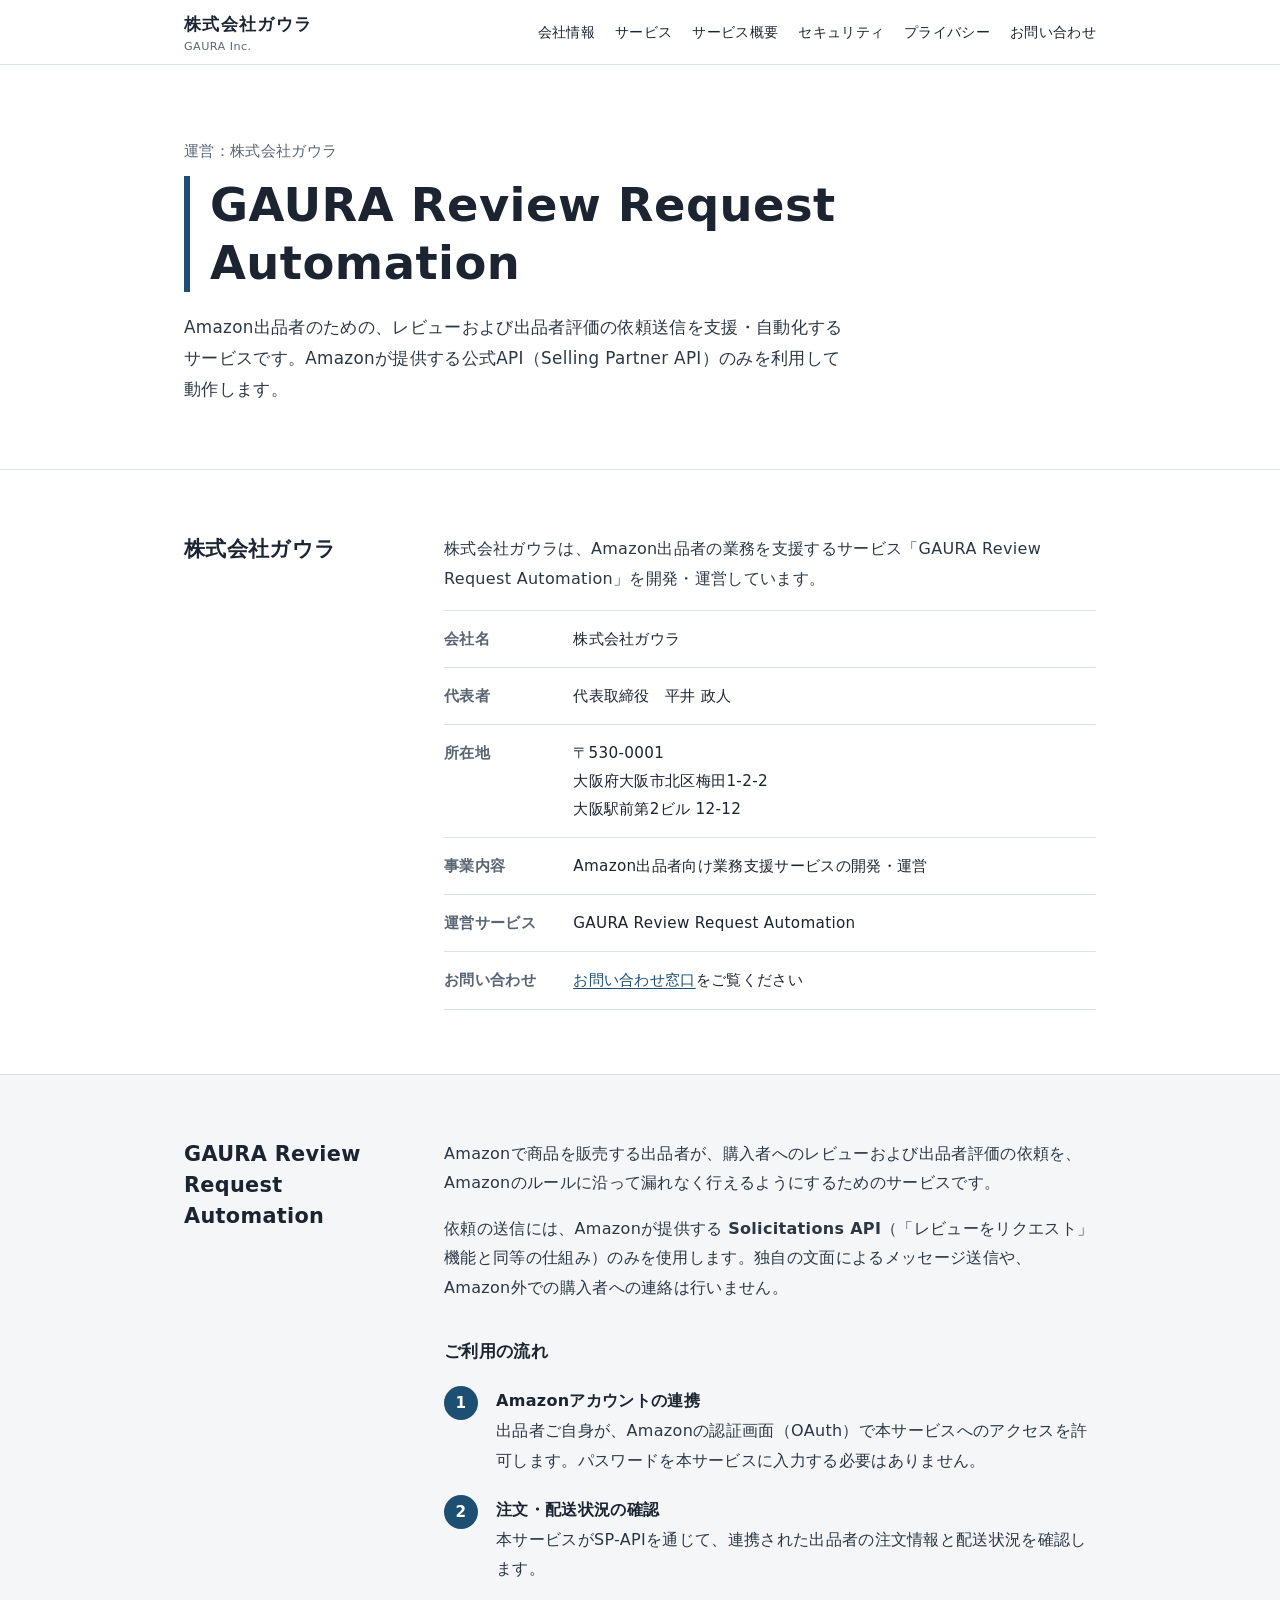
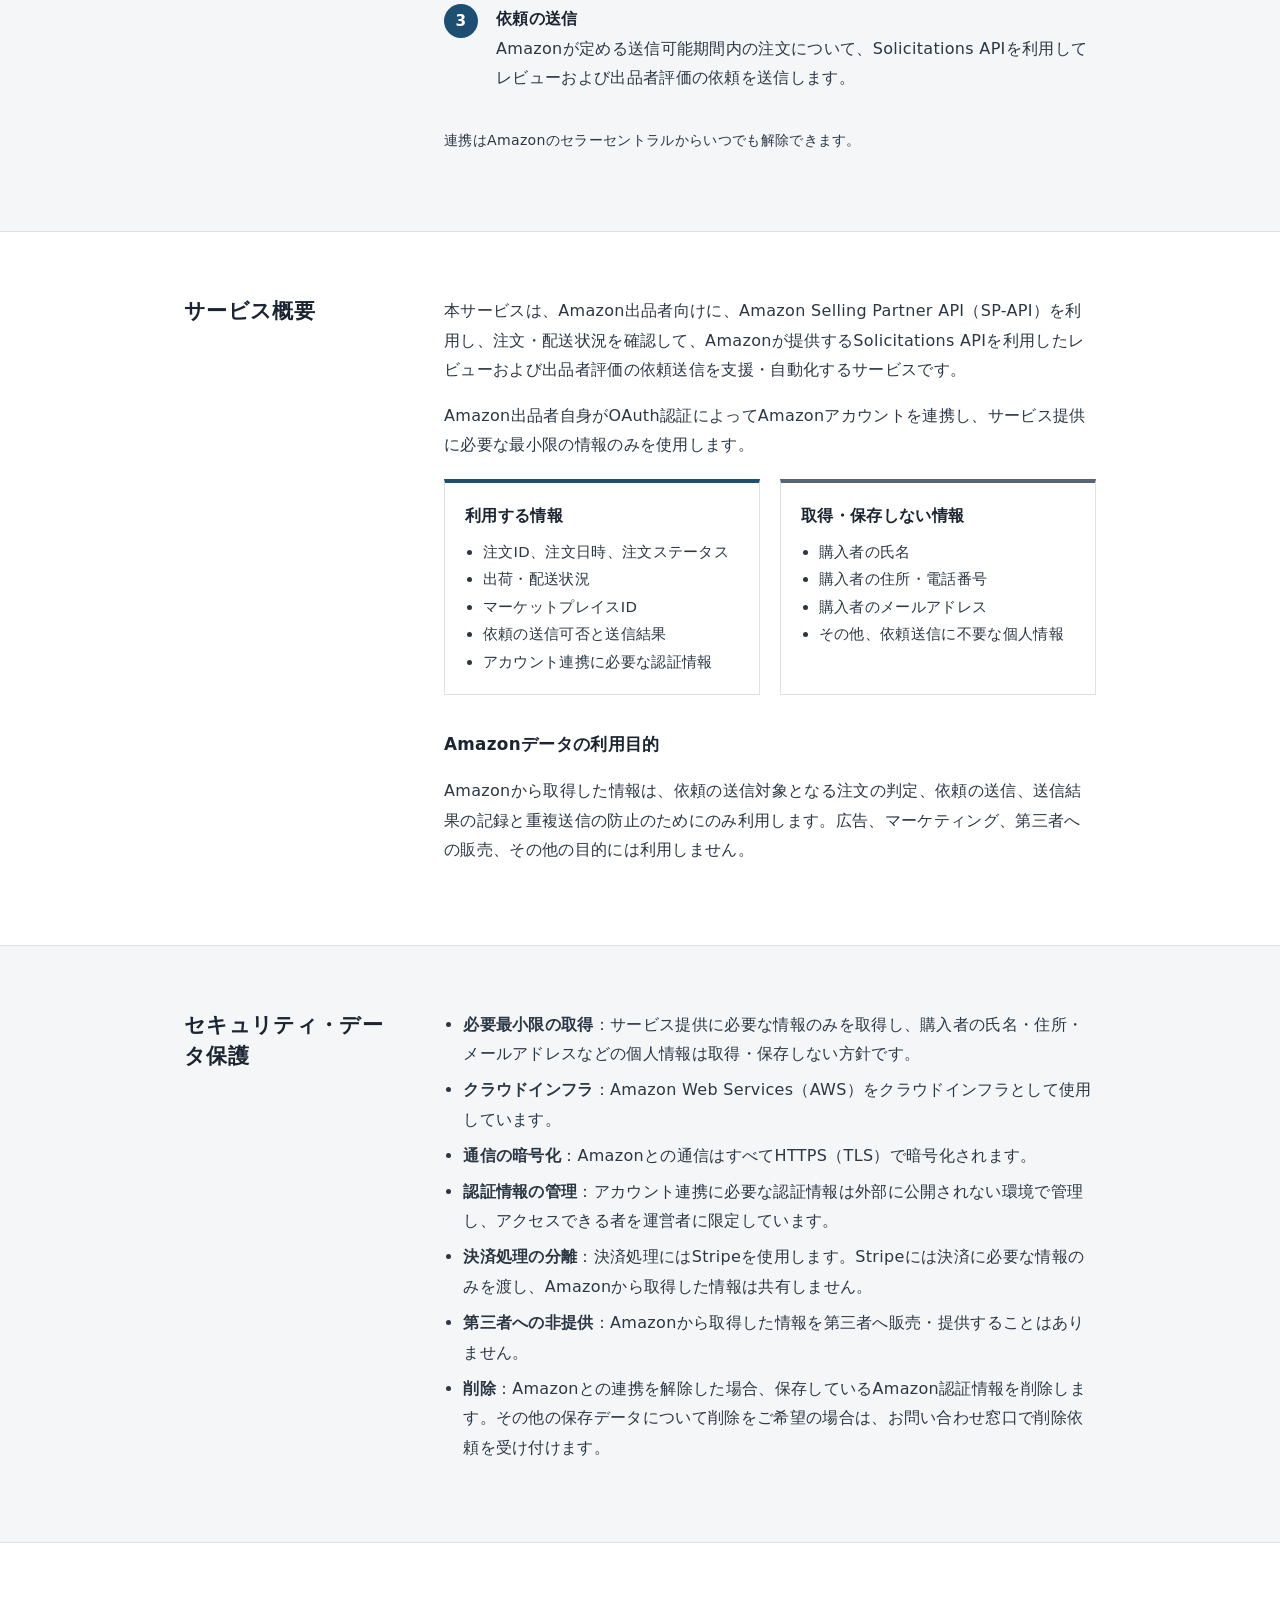
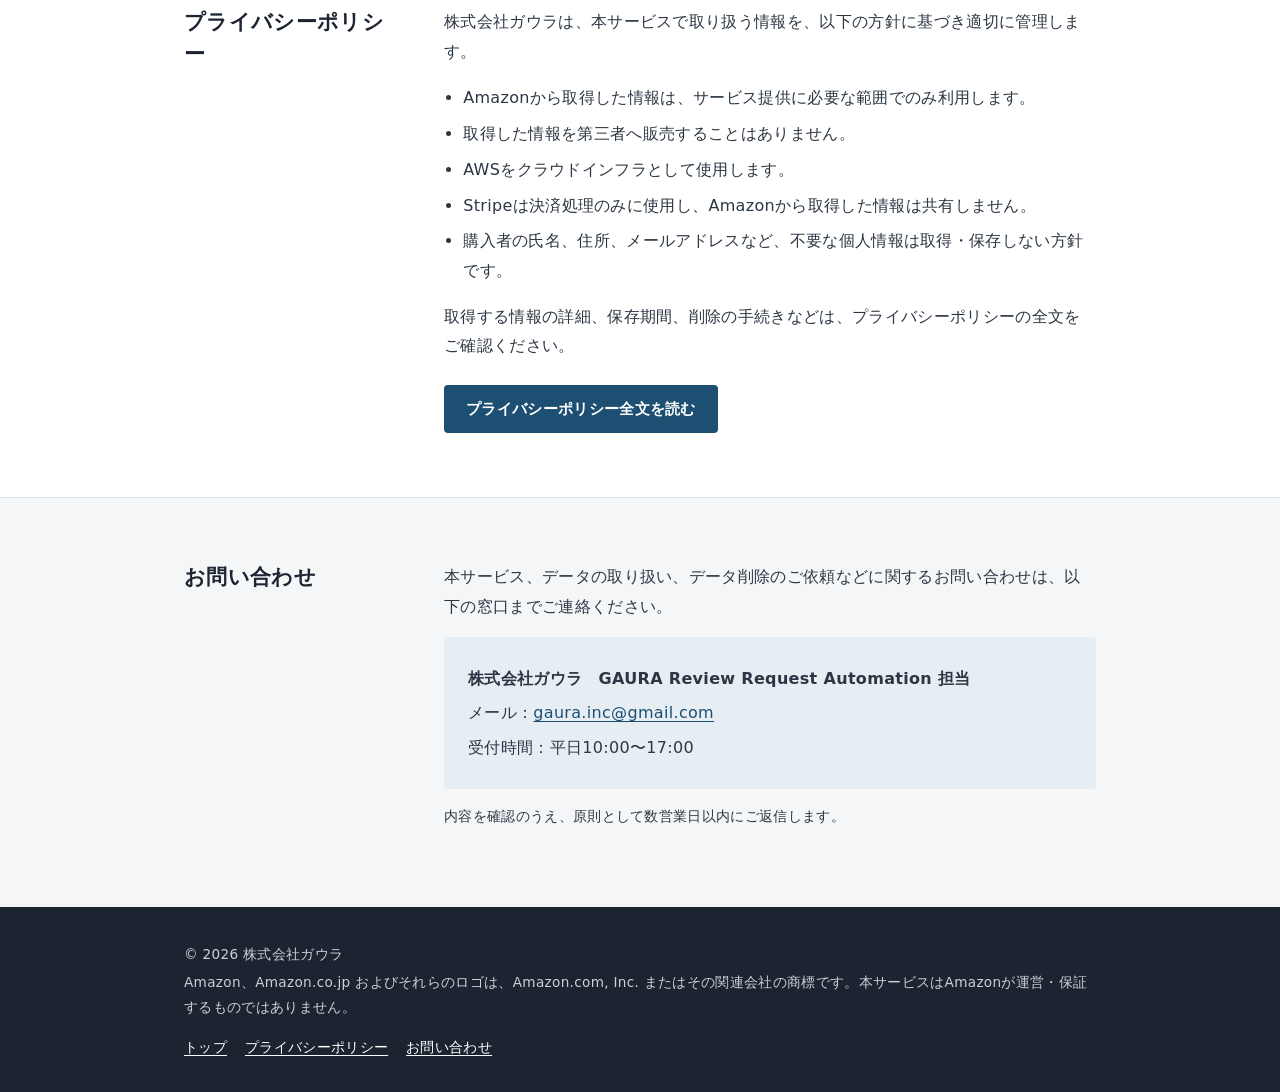
<file: index.html>
<!DOCTYPE html>
<html lang="ja">
<head>
  <meta charset="utf-8">
  <meta name="viewport" content="width=device-width, initial-scale=1">
  <title>GAURA Review Request Automation | 株式会社ガウラ</title>
  <meta name="description" content="株式会社ガウラが運営する、Amazon出品者向けレビュー・出品者評価依頼の送信支援サービス「GAURA Review Request Automation」の紹介ページです。">
  <link rel="stylesheet" href="assets/style.css">
</head>
<body>
  <a class="skip-link" href="#main">本文へ移動</a>

  <header class="site-header">
    <div class="wrap">
      <a class="brand" href="index.html">株式会社ガウラ<small>GAURA Inc.</small></a>
      <nav class="site-nav" aria-label="ページ内ナビゲーション">
        <ul>
          <li><a href="#company">会社情報</a></li>
          <li><a href="#service">サービス</a></li>
          <li><a href="#overview">サービス概要</a></li>
          <li><a href="#security">セキュリティ</a></li>
          <li><a href="#privacy">プライバシー</a></li>
          <li><a href="#contact">お問い合わせ</a></li>
        </ul>
      </nav>
    </div>
  </header>

  <main id="main">
    <section class="hero" aria-labelledby="hero-title">
      <div class="wrap">
        <p class="operator">運営：株式会社ガウラ</p>
        <h1 id="hero-title">GAURA Review Request Automation</h1>
        <p class="lead">Amazon出品者のための、レビューおよび出品者評価の依頼送信を支援・自動化するサービスです。Amazonが提供する公式API（Selling Partner API）のみを利用して動作します。</p>
      </div>
    </section>

    <!-- 1. 株式会社ガウラ -->
    <section class="section" id="company" aria-labelledby="company-title">
      <div class="wrap">
        <h2 id="company-title">株式会社ガウラ</h2>
        <div class="body">
          <p>株式会社ガウラは、Amazon出品者の業務を支援するサービス「GAURA Review Request Automation」を開発・運営しています。</p>
          <table class="info-table">
            <tbody>
              <tr><th scope="row">会社名</th><td>株式会社ガウラ</td></tr>
              <tr><th scope="row">代表者</th><td>代表取締役　平井 政人</td></tr>
              <tr><th scope="row">所在地</th><td>〒530-0001<br>大阪府大阪市北区梅田1-2-2<br>大阪駅前第2ビル 12-12</td></tr>
              <tr><th scope="row">事業内容</th><td>Amazon出品者向け業務支援サービスの開発・運営</td></tr>
              <tr><th scope="row">運営サービス</th><td>GAURA Review Request Automation</td></tr>
              <tr><th scope="row">お問い合わせ</th><td><a href="#contact">お問い合わせ窓口</a>をご覧ください</td></tr>
            </tbody>
          </table>
        </div>
      </div>
    </section>

    <!-- 2. GAURA Review Request Automation -->
    <section class="section alt" id="service" aria-labelledby="service-title">
      <div class="wrap">
        <h2 id="service-title">GAURA Review Request Automation</h2>
        <div class="body">
          <p>Amazonで商品を販売する出品者が、購入者へのレビューおよび出品者評価の依頼を、Amazonのルールに沿って漏れなく行えるようにするためのサービスです。</p>
          <p>依頼の送信には、Amazonが提供する <strong>Solicitations API</strong>（「レビューをリクエスト」機能と同等の仕組み）のみを使用します。独自の文面によるメッセージ送信や、Amazon外での購入者への連絡は行いません。</p>
          <h3>ご利用の流れ</h3>
          <ol class="steps">
            <li><strong>Amazonアカウントの連携</strong>出品者ご自身が、Amazonの認証画面（OAuth）で本サービスへのアクセスを許可します。パスワードを本サービスに入力する必要はありません。</li>
            <li><strong>注文・配送状況の確認</strong>本サービスがSP-APIを通じて、連携された出品者の注文情報と配送状況を確認します。</li>
            <li><strong>依頼の送信</strong>Amazonが定める送信可能期間内の注文について、Solicitations APIを利用してレビューおよび出品者評価の依頼を送信します。</li>
          </ol>
          <p class="note">連携はAmazonのセラーセントラルからいつでも解除できます。</p>
        </div>
      </div>
    </section>

    <!-- 3. サービス概要 -->
    <section class="section" id="overview" aria-labelledby="overview-title">
      <div class="wrap">
        <h2 id="overview-title">サービス概要</h2>
        <div class="body">
          <p>本サービスは、Amazon出品者向けに、Amazon Selling Partner API（SP-API）を利用し、注文・配送状況を確認して、Amazonが提供するSolicitations APIを利用したレビューおよび出品者評価の依頼送信を支援・自動化するサービスです。</p>
          <p>Amazon出品者自身がOAuth認証によってAmazonアカウントを連携し、サービス提供に必要な最小限の情報のみを使用します。</p>

          <div class="data-grid">
            <div class="data-box">
              <h3>利用する情報</h3>
              <ul>
                <li>注文ID、注文日時、注文ステータス</li>
                <li>出荷・配送状況</li>
                <li>マーケットプレイスID</li>
                <li>依頼の送信可否と送信結果</li>
                <li>アカウント連携に必要な認証情報</li>
              </ul>
            </div>
            <div class="data-box no">
              <h3>取得・保存しない情報</h3>
              <ul>
                <li>購入者の氏名</li>
                <li>購入者の住所・電話番号</li>
                <li>購入者のメールアドレス</li>
                <li>その他、依頼送信に不要な個人情報</li>
              </ul>
            </div>
          </div>

          <h3>Amazonデータの利用目的</h3>
          <p>Amazonから取得した情報は、依頼の送信対象となる注文の判定、依頼の送信、送信結果の記録と重複送信の防止のためにのみ利用します。広告、マーケティング、第三者への販売、その他の目的には利用しません。</p>
        </div>
      </div>
    </section>

    <!-- 4. セキュリティ・データ保護 -->
    <section class="section alt" id="security" aria-labelledby="security-title">
      <div class="wrap">
        <h2 id="security-title">セキュリティ・データ保護</h2>
        <div class="body">
          <ul class="plain">
            <li><strong>必要最小限の取得</strong>：サービス提供に必要な情報のみを取得し、購入者の氏名・住所・メールアドレスなどの個人情報は取得・保存しない方針です。</li>
            <li><strong>クラウドインフラ</strong>：Amazon Web Services（AWS）をクラウドインフラとして使用しています。</li>
            <li><strong>通信の暗号化</strong>：Amazonとの通信はすべてHTTPS（TLS）で暗号化されます。</li>
            <li><strong>認証情報の管理</strong>：アカウント連携に必要な認証情報は外部に公開されない環境で管理し、アクセスできる者を運営者に限定しています。</li>
            <li><strong>決済処理の分離</strong>：決済処理にはStripeを使用します。Stripeには決済に必要な情報のみを渡し、Amazonから取得した情報は共有しません。</li>
            <li><strong>第三者への非提供</strong>：Amazonから取得した情報を第三者へ販売・提供することはありません。</li>
            <li><strong>削除</strong>：Amazonとの連携を解除した場合、保存しているAmazon認証情報を削除します。その他の保存データについて削除をご希望の場合は、お問い合わせ窓口で削除依頼を受け付けます。</li>
          </ul>
        </div>
      </div>
    </section>

    <!-- 5. プライバシーポリシー -->
    <section class="section" id="privacy" aria-labelledby="privacy-title">
      <div class="wrap">
        <h2 id="privacy-title">プライバシーポリシー</h2>
        <div class="body">
          <p>株式会社ガウラは、本サービスで取り扱う情報を、以下の方針に基づき適切に管理します。</p>
          <ul class="plain">
            <li>Amazonから取得した情報は、サービス提供に必要な範囲でのみ利用します。</li>
            <li>取得した情報を第三者へ販売することはありません。</li>
            <li>AWSをクラウドインフラとして使用します。</li>
            <li>Stripeは決済処理のみに使用し、Amazonから取得した情報は共有しません。</li>
            <li>購入者の氏名、住所、メールアドレスなど、不要な個人情報は取得・保存しない方針です。</li>
          </ul>
          <p>取得する情報の詳細、保存期間、削除の手続きなどは、プライバシーポリシーの全文をご確認ください。</p>
          <a class="button" href="privacy.html">プライバシーポリシー全文を読む</a>
        </div>
      </div>
    </section>

    <!-- 6. お問い合わせ -->
    <section class="section alt" id="contact" aria-labelledby="contact-title">
      <div class="wrap">
        <h2 id="contact-title">お問い合わせ</h2>
        <div class="body">
          <p>本サービス、データの取り扱い、データ削除のご依頼などに関するお問い合わせは、以下の窓口までご連絡ください。</p>
          <div class="contact-box">
            <p><strong>株式会社ガウラ　GAURA Review Request Automation 担当</strong></p>
            <p>メール：<a href="mailto:gaura.inc@gmail.com">gaura.inc@gmail.com</a></p>
            <p>受付時間：平日10:00〜17:00</p>
          </div>
          <p class="note">内容を確認のうえ、原則として数営業日以内にご返信します。</p>
        </div>
      </div>
    </section>
  </main>

  <footer class="site-footer">
    <div class="wrap">
      <div>
        <p>&copy; 2026 株式会社ガウラ</p>
        <p>Amazon、Amazon.co.jp およびそれらのロゴは、Amazon.com, Inc. またはその関連会社の商標です。本サービスはAmazonが運営・保証するものではありません。</p>
      </div>
      <ul>
        <li><a href="index.html">トップ</a></li>
        <li><a href="privacy.html">プライバシーポリシー</a></li>
        <li><a href="index.html#contact">お問い合わせ</a></li>
      </ul>
    </div>
  </footer>
</body>
</html>
</file>
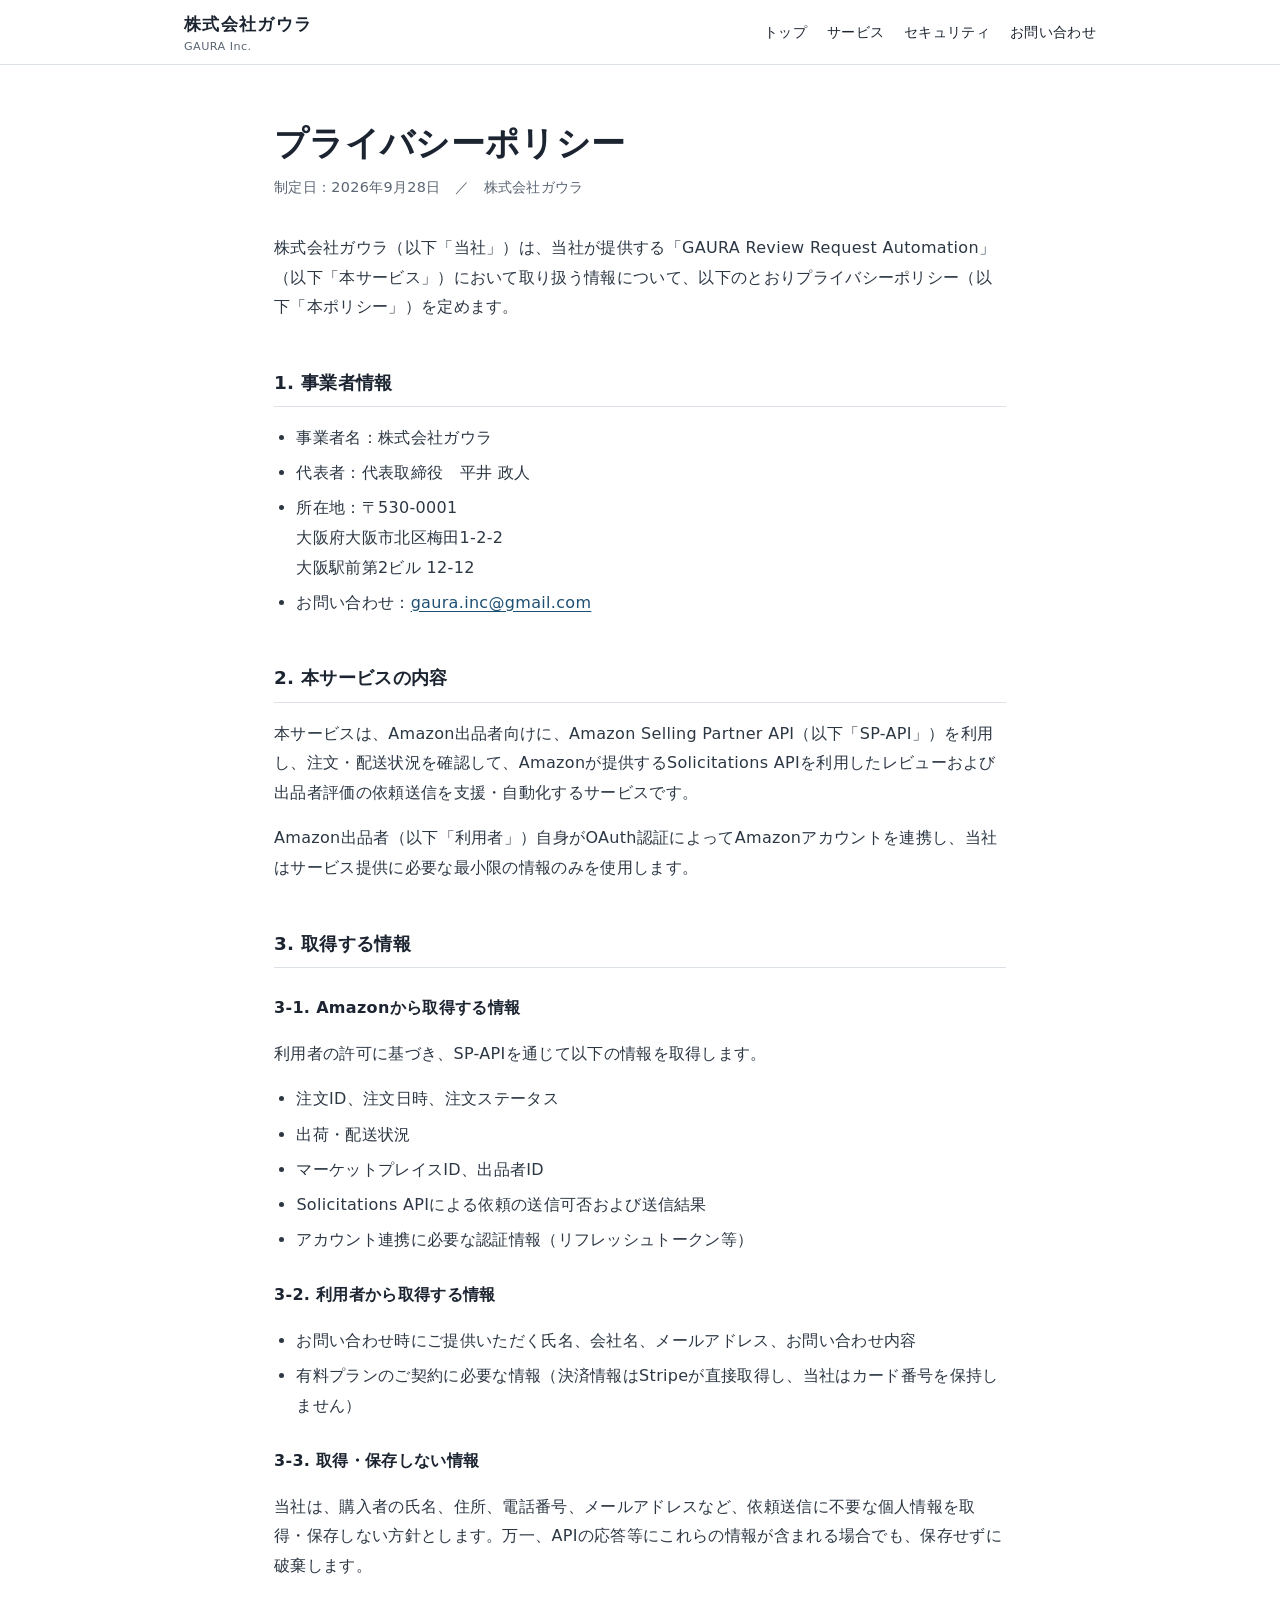
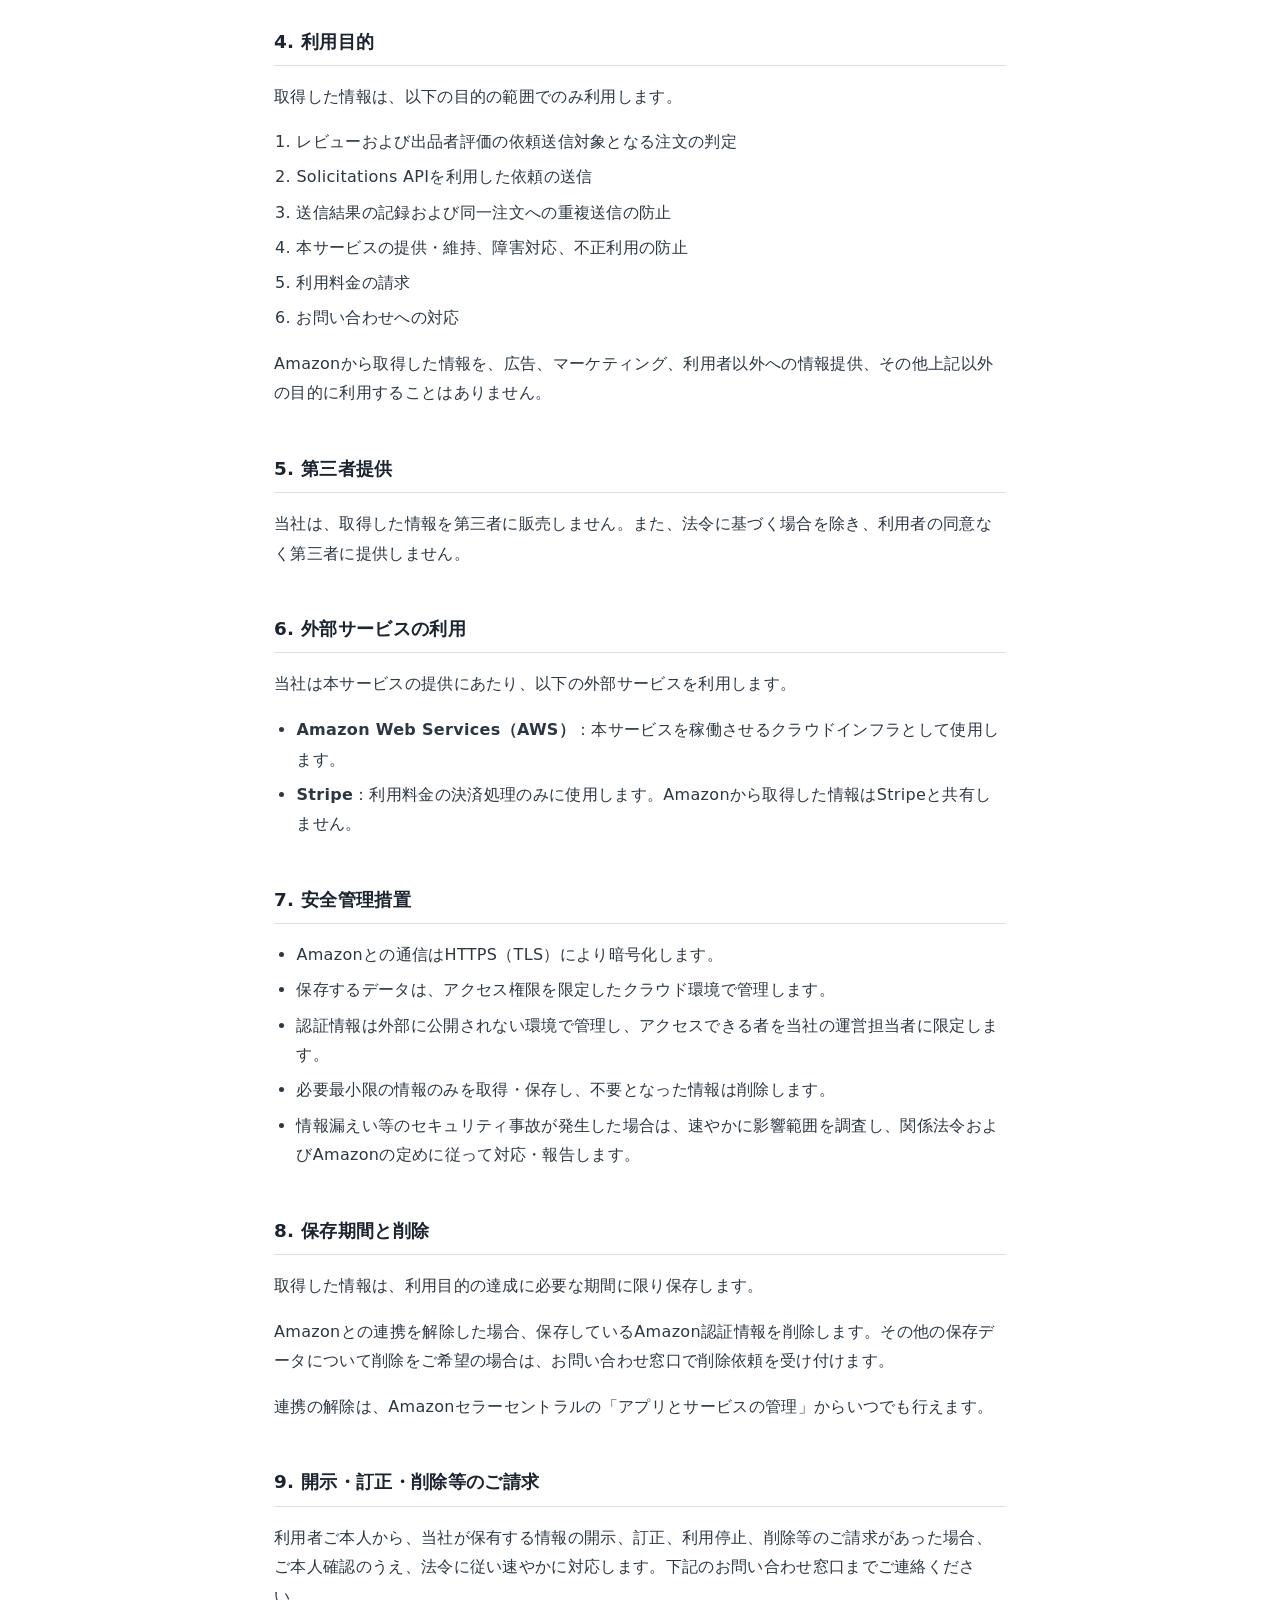
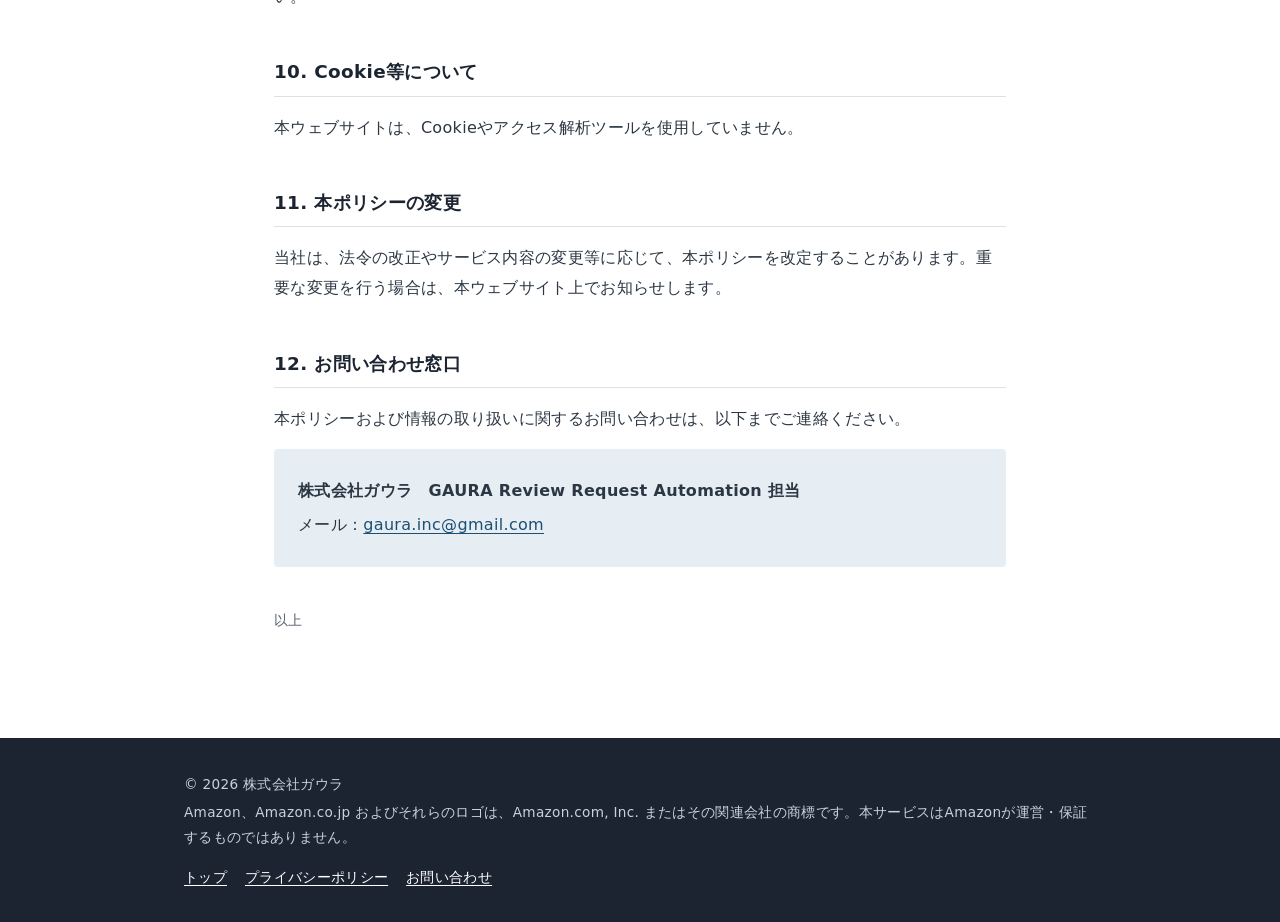
<file: privacy.html>
<!DOCTYPE html>
<html lang="ja">
<head>
  <meta charset="utf-8">
  <meta name="viewport" content="width=device-width, initial-scale=1">
  <title>プライバシーポリシー | 株式会社ガウラ</title>
  <meta name="description" content="GAURA Review Request Automation のプライバシーポリシー（株式会社ガウラ）">
  <link rel="stylesheet" href="assets/style.css">
</head>
<body>
  <a class="skip-link" href="#main">本文へ移動</a>

  <header class="site-header">
    <div class="wrap">
      <a class="brand" href="index.html">株式会社ガウラ<small>GAURA Inc.</small></a>
      <nav class="site-nav" aria-label="サイトナビゲーション">
        <ul>
          <li><a href="index.html">トップ</a></li>
          <li><a href="index.html#service">サービス</a></li>
          <li><a href="index.html#security">セキュリティ</a></li>
          <li><a href="index.html#contact">お問い合わせ</a></li>
        </ul>
      </nav>
    </div>
  </header>

  <main id="main" class="doc">
    <div class="wrap">
      <h1>プライバシーポリシー</h1>
      <p class="meta">制定日：2026年9月28日　／　株式会社ガウラ</p>

      <p>株式会社ガウラ（以下「当社」）は、当社が提供する「GAURA Review Request Automation」（以下「本サービス」）において取り扱う情報について、以下のとおりプライバシーポリシー（以下「本ポリシー」）を定めます。</p>

      <h2>1. 事業者情報</h2>
      <ul>
        <li>事業者名：株式会社ガウラ</li>
        <li>代表者：代表取締役　平井 政人</li>
        <li>所在地：〒530-0001<br>大阪府大阪市北区梅田1-2-2<br>大阪駅前第2ビル 12-12</li>
        <li>お問い合わせ：<a href="mailto:gaura.inc@gmail.com">gaura.inc@gmail.com</a></li>
      </ul>

      <h2>2. 本サービスの内容</h2>
      <p>本サービスは、Amazon出品者向けに、Amazon Selling Partner API（以下「SP-API」）を利用し、注文・配送状況を確認して、Amazonが提供するSolicitations APIを利用したレビューおよび出品者評価の依頼送信を支援・自動化するサービスです。</p>
      <p>Amazon出品者（以下「利用者」）自身がOAuth認証によってAmazonアカウントを連携し、当社はサービス提供に必要な最小限の情報のみを使用します。</p>

      <h2>3. 取得する情報</h2>
      <h3>3-1. Amazonから取得する情報</h3>
      <p>利用者の許可に基づき、SP-APIを通じて以下の情報を取得します。</p>
      <ul>
        <li>注文ID、注文日時、注文ステータス</li>
        <li>出荷・配送状況</li>
        <li>マーケットプレイスID、出品者ID</li>
        <li>Solicitations APIによる依頼の送信可否および送信結果</li>
        <li>アカウント連携に必要な認証情報（リフレッシュトークン等）</li>
      </ul>
      <h3>3-2. 利用者から取得する情報</h3>
      <ul>
        <li>お問い合わせ時にご提供いただく氏名、会社名、メールアドレス、お問い合わせ内容</li>
        <li>有料プランのご契約に必要な情報（決済情報はStripeが直接取得し、当社はカード番号を保持しません）</li>
      </ul>
      <h3>3-3. 取得・保存しない情報</h3>
      <p>当社は、購入者の氏名、住所、電話番号、メールアドレスなど、依頼送信に不要な個人情報を取得・保存しない方針とします。万一、APIの応答等にこれらの情報が含まれる場合でも、保存せずに破棄します。</p>

      <h2>4. 利用目的</h2>
      <p>取得した情報は、以下の目的の範囲でのみ利用します。</p>
      <ol>
        <li>レビューおよび出品者評価の依頼送信対象となる注文の判定</li>
        <li>Solicitations APIを利用した依頼の送信</li>
        <li>送信結果の記録および同一注文への重複送信の防止</li>
        <li>本サービスの提供・維持、障害対応、不正利用の防止</li>
        <li>利用料金の請求</li>
        <li>お問い合わせへの対応</li>
      </ol>
      <p>Amazonから取得した情報を、広告、マーケティング、利用者以外への情報提供、その他上記以外の目的に利用することはありません。</p>

      <h2>5. 第三者提供</h2>
      <p>当社は、取得した情報を第三者に販売しません。また、法令に基づく場合を除き、利用者の同意なく第三者に提供しません。</p>

      <h2>6. 外部サービスの利用</h2>
      <p>当社は本サービスの提供にあたり、以下の外部サービスを利用します。</p>
      <ul>
        <li><strong>Amazon Web Services（AWS）</strong>：本サービスを稼働させるクラウドインフラとして使用します。</li>
        <li><strong>Stripe</strong>：利用料金の決済処理のみに使用します。Amazonから取得した情報はStripeと共有しません。</li>
      </ul>

      <h2>7. 安全管理措置</h2>
      <ul>
        <li>Amazonとの通信はHTTPS（TLS）により暗号化します。</li>
        <li>保存するデータは、アクセス権限を限定したクラウド環境で管理します。</li>
        <li>認証情報は外部に公開されない環境で管理し、アクセスできる者を当社の運営担当者に限定します。</li>
        <li>必要最小限の情報のみを取得・保存し、不要となった情報は削除します。</li>
        <li>情報漏えい等のセキュリティ事故が発生した場合は、速やかに影響範囲を調査し、関係法令およびAmazonの定めに従って対応・報告します。</li>
      </ul>

      <h2>8. 保存期間と削除</h2>
      <p>取得した情報は、利用目的の達成に必要な期間に限り保存します。</p>
      <p>Amazonとの連携を解除した場合、保存しているAmazon認証情報を削除します。その他の保存データについて削除をご希望の場合は、お問い合わせ窓口で削除依頼を受け付けます。</p>
      <p>連携の解除は、Amazonセラーセントラルの「アプリとサービスの管理」からいつでも行えます。</p>

      <h2>9. 開示・訂正・削除等のご請求</h2>
      <p>利用者ご本人から、当社が保有する情報の開示、訂正、利用停止、削除等のご請求があった場合、ご本人確認のうえ、法令に従い速やかに対応します。下記のお問い合わせ窓口までご連絡ください。</p>

      <h2>10. Cookie等について</h2>
      <p>本ウェブサイトは、Cookieやアクセス解析ツールを使用していません。</p>

      <h2>11. 本ポリシーの変更</h2>
      <p>当社は、法令の改正やサービス内容の変更等に応じて、本ポリシーを改定することがあります。重要な変更を行う場合は、本ウェブサイト上でお知らせします。</p>

      <h2>12. お問い合わせ窓口</h2>
      <p>本ポリシーおよび情報の取り扱いに関するお問い合わせは、以下までご連絡ください。</p>
      <div class="contact-box">
        <p><strong>株式会社ガウラ　GAURA Review Request Automation 担当</strong></p>
        <p>メール：<a href="mailto:gaura.inc@gmail.com">gaura.inc@gmail.com</a></p>
      </div>

      <p class="meta" style="margin-top:40px">以上</p>
    </div>
  </main>

  <footer class="site-footer">
    <div class="wrap">
      <div>
        <p>&copy; 2026 株式会社ガウラ</p>
        <p>Amazon、Amazon.co.jp およびそれらのロゴは、Amazon.com, Inc. またはその関連会社の商標です。本サービスはAmazonが運営・保証するものではありません。</p>
      </div>
      <ul>
        <li><a href="index.html">トップ</a></li>
        <li><a href="privacy.html">プライバシーポリシー</a></li>
        <li><a href="index.html#contact">お問い合わせ</a></li>
      </ul>
    </div>
  </footer>
</body>
</html>
</file>
<file: assets/style.css>
/* 株式会社ガウラ 公開サイト 共通スタイル（外部依存なし） */
:root {
  --bg: #ffffff;
  --surface: #f4f6f8;
  --ink: #1b2430;
  --muted: #5a6573;
  --rule: #dce1e7;
  --accent: #1d4f73;
  --accent-soft: #e6eef4;
  --todo: #fff3bf;
  --max: 960px;
  --font: "Hiragino Kaku Gothic ProN", "Hiragino Sans", "Noto Sans JP", "Yu Gothic UI", "Yu Gothic", Meiryo, system-ui, sans-serif;
}

*, *::before, *::after { box-sizing: border-box; }

html { scroll-behavior: smooth; scroll-padding-top: 80px; -webkit-text-size-adjust: 100%; }
@media (prefers-reduced-motion: reduce) { html { scroll-behavior: auto; } }

body {
  margin: 0;
  background: var(--bg);
  color: var(--ink);
  font-family: var(--font);
  font-size: 16px;
  line-height: 1.85;
  letter-spacing: 0.02em;
}

a { color: var(--accent); text-underline-offset: 3px; }
a:hover { text-decoration-thickness: 2px; }
:focus-visible { outline: 3px solid var(--accent); outline-offset: 2px; border-radius: 2px; }

.skip-link { position: absolute; left: -9999px; }
.skip-link:focus { left: 16px; top: 12px; background: var(--bg); padding: 8px 12px; z-index: 100; }

.wrap { width: 100%; max-width: var(--max); margin: 0 auto; padding: 0 24px; }

/* ヘッダー */
.site-header {
  position: sticky; top: 0; z-index: 10;
  background: rgba(255,255,255,0.96);
  border-bottom: 1px solid var(--rule);
}
.site-header .wrap { display: flex; align-items: center; justify-content: space-between; gap: 16px; min-height: 64px; }
.brand { color: var(--ink); text-decoration: none; font-weight: 700; font-size: 1.05rem; letter-spacing: 0.08em; }
.brand small { display: block; font-size: 0.7rem; font-weight: 400; color: var(--muted); letter-spacing: 0.04em; line-height: 1.3; }
.site-nav ul { list-style: none; display: flex; flex-wrap: wrap; gap: 4px 20px; margin: 0; padding: 0; font-size: 0.88rem; }
.site-nav a { color: var(--ink); text-decoration: none; }
.site-nav a:hover { color: var(--accent); text-decoration: underline; }

@media (max-width: 760px) {
  .site-header { position: static; }
  .site-header .wrap { flex-direction: column; align-items: flex-start; padding-top: 12px; padding-bottom: 12px; }
  .site-nav ul { gap: 4px 16px; }
}

/* ヒーロー */
.hero { border-bottom: 1px solid var(--rule); padding: 72px 0 64px; }
.hero .operator { margin: 0 0 12px; color: var(--muted); font-size: 0.92rem; }
.hero h1 {
  margin: 0 0 20px;
  font-size: clamp(1.8rem, 4.6vw, 2.9rem);
  line-height: 1.25;
  letter-spacing: 0.01em;
  font-weight: 700;
  border-left: 6px solid var(--accent);
  padding-left: 20px;
}
.hero .lead { max-width: 40em; margin: 0; font-size: 1.05rem; color: #2c3744; }
@media (max-width: 760px) { .hero { padding: 44px 0 40px; } .hero h1 { padding-left: 14px; border-left-width: 5px; } }

/* セクション：デスクトップでは見出しを左列に置く */
.section { padding: 64px 0; border-bottom: 1px solid var(--rule); }
.section:last-of-type { border-bottom: 0; }
.section .wrap { display: grid; grid-template-columns: 220px minmax(0, 1fr); gap: 40px; }
.section h2 { margin: 0; font-size: 1.3rem; line-height: 1.5; color: var(--ink); }
.section .body > :first-child { margin-top: 0; }
.section .body { max-width: 42em; }
.section h3 { font-size: 1.05rem; margin: 2em 0 0.6em; }
.section p, .section li { color: #2c3744; }
@media (max-width: 760px) {
  .section { padding: 44px 0; }
  .section .wrap { grid-template-columns: 1fr; gap: 16px; }
}

.alt { background: var(--surface); }

/* 会社情報テーブル */
.info-table { width: 100%; border-collapse: collapse; font-size: 0.95rem; }
.info-table th, .info-table td { text-align: left; vertical-align: top; padding: 14px 0; border-bottom: 1px solid var(--rule); }
.info-table tr:first-child th, .info-table tr:first-child td { border-top: 1px solid var(--rule); }
.info-table th { width: 8.5em; font-weight: 600; color: var(--muted); padding-right: 16px; }
@media (max-width: 480px) {
  .info-table th, .info-table td { display: block; width: auto; }
  .info-table th { border-bottom: 0; padding-bottom: 0; }
  .info-table tr:first-child td { border-top: 0; }
}

/* 手順（順序のある内容なので番号付き） */
.steps { list-style: none; counter-reset: step; padding: 0; margin: 1.2em 0 0; }
.steps li { counter-increment: step; position: relative; padding: 0 0 20px 52px; }
.steps li::before {
  content: counter(step);
  position: absolute; left: 0; top: 0;
  width: 34px; height: 34px; border-radius: 50%;
  background: var(--accent); color: #fff;
  display: grid; place-items: center; font-weight: 700; font-size: 0.95rem;
}
.steps li strong { display: block; color: var(--ink); }

/* 取得する／しない情報 */
.data-grid { display: grid; grid-template-columns: 1fr 1fr; gap: 20px; margin-top: 1.2em; }
.data-box { background: var(--bg); border: 1px solid var(--rule); border-top: 4px solid var(--accent); padding: 18px 20px; }
.data-box.no { border-top-color: var(--muted); }
.data-box h3 { margin: 0 0 8px; font-size: 1rem; }
.data-box ul { margin: 0; padding-left: 1.2em; font-size: 0.93rem; }
@media (max-width: 640px) { .data-grid { grid-template-columns: 1fr; } }

ul.plain { padding-left: 1.2em; }
ul.plain li { margin-bottom: 0.4em; }

.note { font-size: 0.88rem; color: var(--muted); }

.button {
  display: inline-block; margin-top: 8px;
  background: var(--accent); color: #fff; text-decoration: none;
  padding: 10px 22px; border-radius: 4px; font-weight: 600; font-size: 0.95rem;
}
.button:hover { background: #163d59; text-decoration: none; }

.contact-box { background: var(--accent-soft); padding: 22px 24px; border-radius: 4px; }
.contact-box p { margin: 0.3em 0; }

/* 未記入箇所の目印（公開前に必ず置き換える） */
.todo { background: var(--todo); padding: 0 4px; border-radius: 2px; font-weight: 600; }

/* プライバシーポリシーページ */
.doc { padding: 56px 0 72px; }
.doc .wrap { max-width: 780px; }
.doc h1 { font-size: clamp(1.6rem, 4vw, 2.1rem); margin: 0 0 8px; line-height: 1.35; }
.doc .meta { color: var(--muted); font-size: 0.9rem; margin: 0 0 32px; }
.doc h2 { font-size: 1.15rem; margin: 2.4em 0 0.6em; padding-bottom: 6px; border-bottom: 1px solid var(--rule); }
.doc h3 { font-size: 1rem; margin: 1.6em 0 0.4em; }
.doc p, .doc li { color: #2c3744; }
.doc ol, .doc ul { padding-left: 1.4em; }
.doc li { margin-bottom: 0.35em; }

/* フッター */
.site-footer { background: var(--ink); color: #c9d1db; font-size: 0.85rem; padding: 32px 0; }
.site-footer a { color: #fff; }
.site-footer .wrap { display: flex; flex-wrap: wrap; justify-content: space-between; gap: 12px 24px; }
.site-footer p { margin: 0.2em 0; }
.site-footer ul { list-style: none; margin: 0; padding: 0; display: flex; flex-wrap: wrap; gap: 4px 18px; }
</file>
